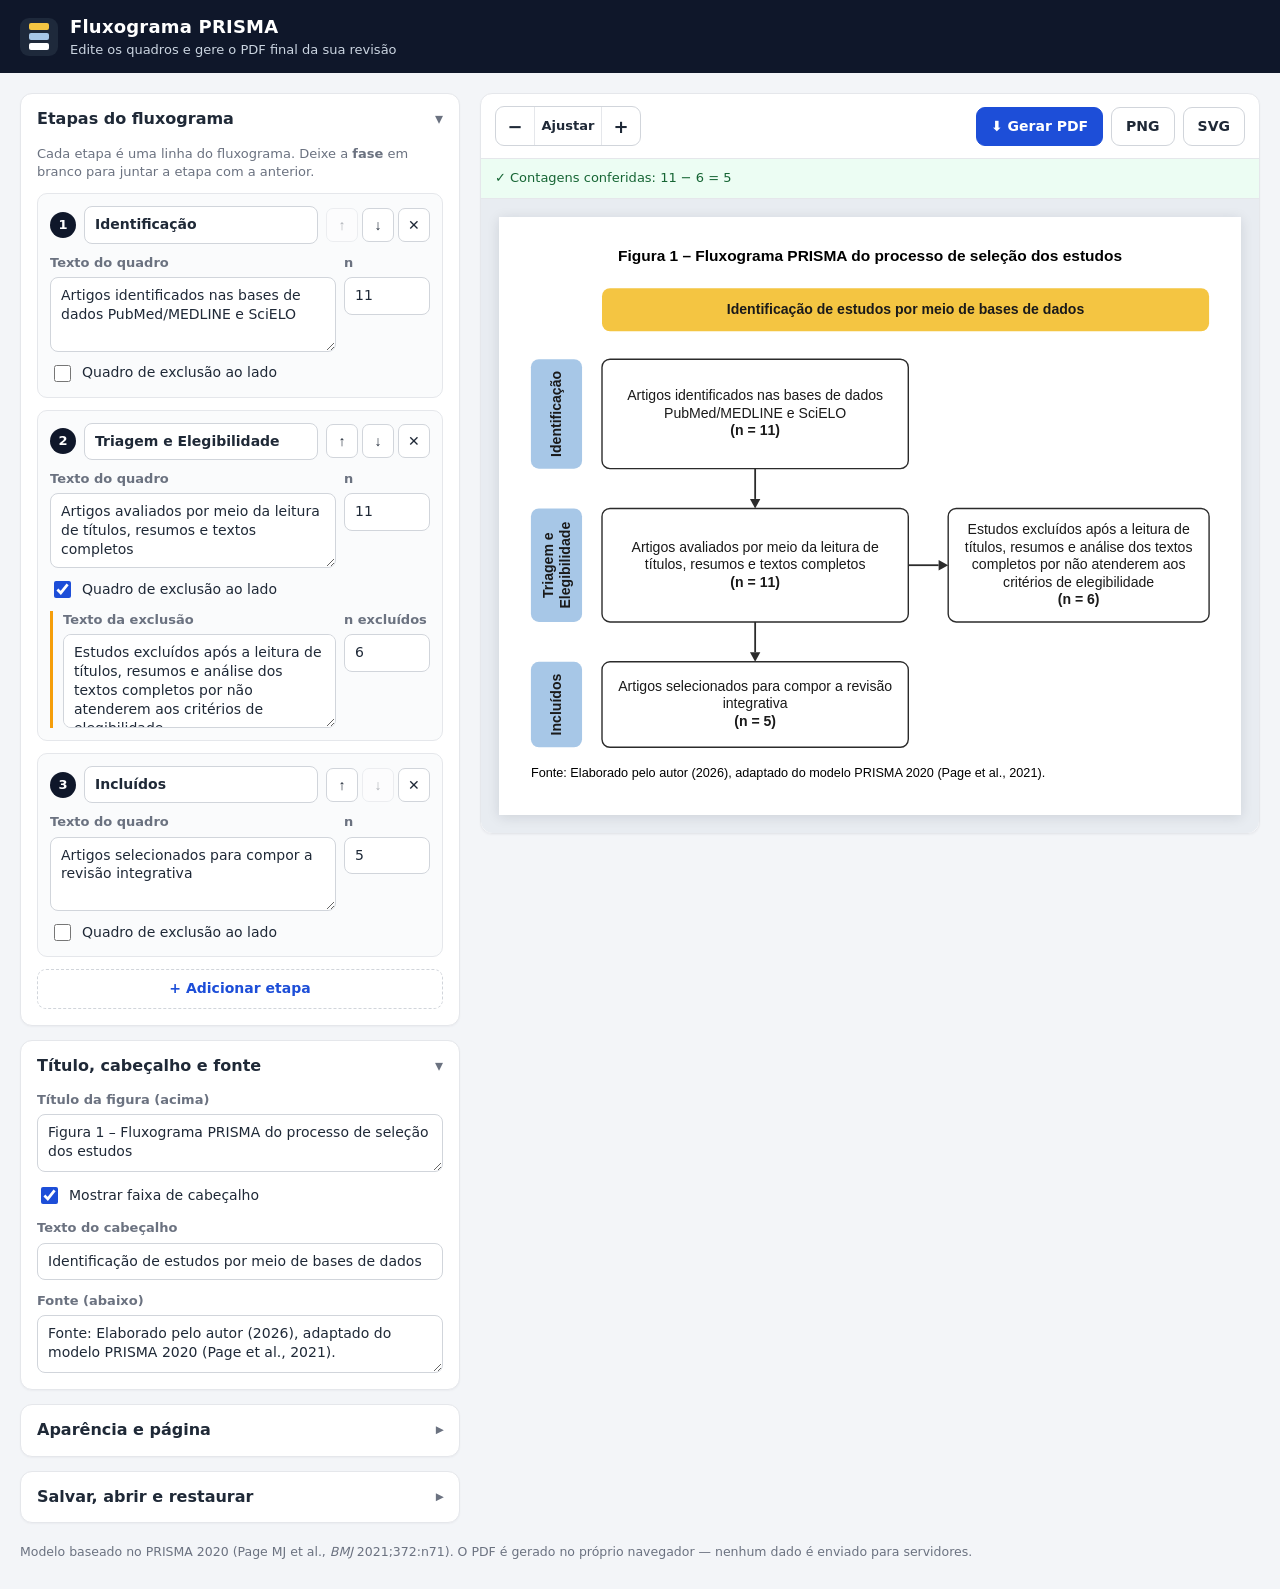
<file: fluxograma-prisma/index.html>
<!doctype html>
<html lang="pt-BR">
<head>
  <meta charset="utf-8">
  <meta name="viewport" content="width=device-width, initial-scale=1">
  <title>Fluxograma PRISMA — editor e gerador de PDF</title>
  <meta name="description" content="Editor online de fluxograma PRISMA 2020 para revisões sistemáticas e integrativas. Edite os quadros e baixe em PDF ou PNG.">
  <link rel="icon" href="data:image/svg+xml,%3Csvg xmlns='http://www.w3.org/2000/svg' viewBox='0 0 32 32'%3E%3Crect width='32' height='32' rx='7' fill='%230f172a'/%3E%3Crect x='9' y='5' width='14' height='6' rx='1.5' fill='%23F4C542'/%3E%3Crect x='9' y='13' width='14' height='6' rx='1.5' fill='%23A7C7E7'/%3E%3Crect x='9' y='21' width='14' height='6' rx='1.5' fill='%23ffffff'/%3E%3C/svg%3E">
  <link rel="stylesheet" href="style.css">
</head>
<body class="tab-preview">
  <header class="topbar">
    <div class="brand">
      <span class="logo" aria-hidden="true"><i></i><i></i><i></i></span>
      <div>
        <h1>Fluxograma PRISMA</h1>
        <p>Edite os quadros e gere o PDF final da sua revisão</p>
      </div>
    </div>
  </header>

  <main class="layout">
    <!-- PRÉVIA -->
    <section class="preview-col" aria-label="Prévia do fluxograma">
      <div class="card preview-card">
        <div class="preview-toolbar">
          <div class="zoom" role="group" aria-label="Zoom da prévia">
            <button type="button" class="zoom-btn" data-zoom="-1" aria-label="Diminuir zoom">−</button>
            <button type="button" class="zoom-label" id="zoom-label" data-zoom="0" title="Ajustar à tela">Ajustar</button>
            <button type="button" class="zoom-btn" data-zoom="1" aria-label="Aumentar zoom">+</button>
          </div>
          <div class="actions">
            <button id="btn-pdf" class="btn primary" type="button">⬇ Gerar PDF</button>
            <button id="btn-png" class="btn" type="button">PNG</button>
            <button id="btn-svg" class="btn" type="button">SVG</button>
          </div>
        </div>
        <div id="avisos" class="avisos" role="status" aria-live="polite"></div>
        <div id="preview" class="preview"></div>
      </div>
    </section>

    <!-- EDITOR -->
    <section class="editor-col" aria-label="Editor">
      <details class="card" open>
        <summary>Etapas do fluxograma</summary>
        <div class="card-body">
          <p class="hint">Cada etapa é uma linha do fluxograma. Deixe a <b>fase</b> em branco para juntar a etapa com a anterior.</p>
          <div id="etapas" class="etapas"></div>
          <button id="btn-add" class="btn add" type="button">+ Adicionar etapa</button>
        </div>
      </details>

      <details class="card" open>
        <summary>Título, cabeçalho e fonte</summary>
        <div class="card-body">
          <label class="field"><span>Título da figura (acima)</span>
            <textarea data-bind="titulo" rows="2" placeholder="Deixe em branco para não exibir"></textarea>
          </label>
          <label class="check"><input type="checkbox" data-bind="mostrarCabecalho"> Mostrar faixa de cabeçalho</label>
          <label class="field"><span>Texto do cabeçalho</span>
            <input type="text" data-bind="cabecalho">
          </label>
          <label class="field"><span>Fonte (abaixo)</span>
            <textarea data-bind="fonte" rows="2" placeholder="Deixe em branco para não exibir"></textarea>
          </label>
        </div>
      </details>

      <details class="card">
        <summary>Aparência e página</summary>
        <div class="card-body grid2">
          <label class="field"><span>Tema de cores</span>
            <select data-bind="tema" id="sel-tema"></select>
          </label>
          <label class="field"><span>Tamanho da fonte</span>
            <select data-bind="tamanhoFonte" data-num="1">
              <option value="8">8 pt</option>
              <option value="9">9 pt</option>
              <option value="10">10 pt</option>
              <option value="11">11 pt</option>
              <option value="12">12 pt</option>
            </select>
          </label>
          <label class="field"><span>Texto nos quadros</span>
            <select data-bind="alinhamento">
              <option value="centro">Centralizado</option>
              <option value="esquerda">À esquerda</option>
            </select>
          </label>
          <label class="field"><span>Página do PDF</span>
            <select data-bind="pagina">
              <option value="a4">A4 (retrato)</option>
              <option value="ajustado">Ajustada ao fluxograma</option>
            </select>
          </label>
          <label class="check"><input type="checkbox" data-bind="cantosArredondados"> Cantos arredondados</label>
          <label class="check"><input type="checkbox" data-bind="mostrarFases"> Rótulos das fases</label>
        </div>
      </details>

      <details class="card">
        <summary>Salvar, abrir e restaurar</summary>
        <div class="card-body">
          <p class="hint">As alterações ficam salvas automaticamente neste navegador. Para levar para outro computador, exporte o arquivo .json.</p>
          <div class="btn-row">
            <button id="btn-export" class="btn" type="button">Exportar .json</button>
            <button id="btn-import" class="btn" type="button">Abrir .json</button>
            <input id="file-import" type="file" accept=".json,application/json" hidden>
          </div>
          <button id="btn-reset" class="btn danger" type="button">Restaurar dados originais</button>
        </div>
      </details>
    </section>
  </main>

  <footer class="footer">
    Modelo baseado no PRISMA 2020 (Page MJ et al., <i>BMJ</i> 2021;372:n71). O PDF é gerado no próprio navegador — nenhum dado é enviado para servidores.
  </footer>

  <!-- Barra inferior (só aparece no celular) -->
  <nav class="mobile-bar" aria-label="Navegação">
    <button type="button" class="tab" data-tab="editor">
      <svg viewBox="0 0 24 24" aria-hidden="true"><path d="M4 20h4L19 9l-4-4L4 16v4z" fill="none" stroke="currentColor" stroke-width="2" stroke-linejoin="round"/><path d="M13.5 6.5l4 4" stroke="currentColor" stroke-width="2"/></svg>
      <span>Editar</span>
    </button>
    <button type="button" class="tab" data-tab="preview">
      <svg viewBox="0 0 24 24" aria-hidden="true"><path d="M2 12s3.6-7 10-7 10 7 10 7-3.6 7-10 7S2 12 2 12z" fill="none" stroke="currentColor" stroke-width="2"/><circle cx="12" cy="12" r="3" fill="none" stroke="currentColor" stroke-width="2"/></svg>
      <span>Prévia</span><i class="dot" hidden></i>
    </button>
    <button type="button" class="tab pdf" id="btn-pdf-mobile">
      <svg viewBox="0 0 24 24" aria-hidden="true"><path d="M12 4v11m0 0l-4.5-4.5M12 15l4.5-4.5M5 20h14" fill="none" stroke="currentColor" stroke-width="2.2" stroke-linecap="round" stroke-linejoin="round"/></svg>
      <span>PDF</span>
    </button>
  </nav>

  <div id="toast" class="toast" role="status" aria-live="polite"></div>

  <script src="lib/jspdf.umd.min.js"></script>
  <script src="prisma-core.js"></script>
  <script src="app.js"></script>
</body>
</html>
</file>
<file: fluxograma-prisma/style.css>
:root {
  --bg: #f3f5f8;
  --card: #ffffff;
  --text: #1f2937;
  --muted: #6b7280;
  --line: #e5e7eb;
  --accent: #1d4ed8;
  --accent-dark: #1e40af;
  --warn-bg: #fff7e6;
  --warn: #92400e;
  --ok-bg: #ecfdf3;
  --ok: #166534;
  --radius: 12px;
}

* { box-sizing: border-box; }

body {
  margin: 0;
  font-family: system-ui, -apple-system, "Segoe UI", Roboto, Arial, sans-serif;
  background: var(--bg);
  color: var(--text);
  line-height: 1.4;
}

/* Cabeçalho do site */
.topbar { background: #0f172a; color: #fff; padding: 14px 20px; }
.brand { display: flex; gap: 12px; align-items: center; max-width: 1400px; margin: 0 auto; }
.logo {
  width: 38px; height: 38px; border-radius: 9px; background: #1e293b;
  display: flex; flex-direction: column; justify-content: center; align-items: center; gap: 3px; flex: none;
}
.logo i { display: block; width: 20px; height: 7px; border-radius: 2px; }
.logo i:nth-child(1) { background: #F4C542; }
.logo i:nth-child(2) { background: #A7C7E7; }
.logo i:nth-child(3) { background: #fff; }
.brand h1 { font-size: 18px; margin: 0; letter-spacing: .2px; }
.brand p { margin: 2px 0 0; font-size: 13px; color: #cbd5e1; }

/* Layout */
.layout {
  display: grid;
  grid-template-columns: minmax(330px, 440px) 1fr;
  gap: 20px;
  max-width: 1400px;
  margin: 20px auto;
  padding: 0 20px;
  align-items: start;
}
.editor-col { order: 1; display: flex; flex-direction: column; gap: 14px; min-width: 0; }
.preview-col { order: 2; position: sticky; top: 16px; min-width: 0; }

.card {
  background: var(--card);
  border: 1px solid var(--line);
  border-radius: var(--radius);
  box-shadow: 0 1px 2px rgba(15, 23, 42, .04);
}
details.card > summary {
  cursor: pointer; padding: 14px 16px; font-weight: 650; list-style: none;
  display: flex; justify-content: space-between; align-items: center; user-select: none;
}
details.card > summary::-webkit-details-marker { display: none; }
details.card > summary::after { content: "▾"; color: var(--muted); transition: transform .15s; }
details.card:not([open]) > summary::after { transform: rotate(-90deg); }
.card-body { padding: 0 16px 16px; display: flex; flex-direction: column; gap: 12px; }
.card-body.grid2 { display: grid; grid-template-columns: 1fr 1fr; gap: 12px; }
.hint { margin: 0; font-size: 13px; color: var(--muted); }

/* Campos */
.field { display: flex; flex-direction: column; gap: 5px; font-size: 13px; min-width: 0; }
.field > span { color: var(--muted); font-weight: 600; }
input[type="text"], textarea, select {
  font: inherit; font-size: 14px; padding: 8px 10px;
  border: 1px solid #d1d5db; border-radius: 8px; background: #fff; color: inherit; width: 100%;
}
textarea { resize: vertical; min-height: 58px; line-height: 1.35; }
input:focus, textarea:focus, select:focus { outline: 2px solid #bfdbfe; border-color: var(--accent); }
.check { display: flex; gap: 8px; align-items: center; font-size: 14px; cursor: pointer; }
.check input { width: 17px; height: 17px; accent-color: var(--accent); }

/* Etapas */
.etapas { display: flex; flex-direction: column; gap: 12px; }
.etapa {
  border: 1px solid var(--line); border-radius: 10px; padding: 12px;
  display: flex; flex-direction: column; gap: 10px; background: #fafbfc;
}
.etapa-head { display: flex; gap: 8px; align-items: center; }
.etapa-num {
  flex: none; width: 26px; height: 26px; border-radius: 50%;
  background: #0f172a; color: #fff; display: grid; place-items: center; font-size: 13px; font-weight: 700;
}
.etapa-head input { font-weight: 600; }
.etapa-btns { display: flex; gap: 4px; flex: none; }
.etapa-btns button {
  width: 32px; height: 34px; border: 1px solid #d1d5db; background: #fff; border-radius: 7px;
  cursor: pointer; font-size: 14px; color: var(--text);
}
.etapa-btns button:hover:not(:disabled) { background: #f1f5f9; }
.etapa-btns button:disabled { opacity: .35; cursor: default; }
.etapa-btns button[data-act="del"]:hover { background: #fee2e2; border-color: #fca5a5; }
.row-n { display: grid; grid-template-columns: 1fr 86px; gap: 8px; align-items: start; }
.excl-fields { display: none; border-left: 3px solid #f59e0b; padding-left: 10px; }
.etapa.has-excl .excl-fields { display: block; }

/* Botões */
.btn {
  font: inherit; font-size: 14px; font-weight: 600; padding: 9px 14px; border-radius: 9px;
  border: 1px solid #d1d5db; background: #fff; color: var(--text); cursor: pointer;
  transition: background .12s, border-color .12s;
}
.btn:hover { background: #f1f5f9; }
.btn.primary { background: var(--accent); border-color: var(--accent); color: #fff; }
.btn.primary:hover { background: var(--accent-dark); }
.btn.add { border-style: dashed; color: var(--accent); }
.btn.danger { color: #b91c1c; }
.btn.danger:hover { background: #fef2f2; border-color: #fca5a5; }
.btn-row { display: flex; gap: 8px; flex-wrap: wrap; }

/* Prévia */
.preview-toolbar {
  display: flex; justify-content: space-between; align-items: center;
  padding: 12px 14px; border-bottom: 1px solid var(--line); gap: 10px; flex-wrap: wrap;
}
.actions { display: flex; gap: 8px; flex-wrap: wrap; }
.preview {
  padding: 18px; background: #e8ecf1; display: flex; justify-content: center;
  border-radius: 0 0 var(--radius) var(--radius);
}
.preview img {
  display: block; max-width: 100%; max-height: calc(100vh - 175px);
  width: auto; height: auto; background: #fff; box-shadow: 0 2px 12px rgba(15, 23, 42, .12);
}
.avisos:empty { display: none; }
.avisos { padding: 10px 14px; font-size: 13px; border-bottom: 1px solid var(--line); }
.avisos.warn { background: var(--warn-bg); color: var(--warn); }
.avisos.ok { background: var(--ok-bg); color: var(--ok); }
.avisos ul { margin: 4px 0 0; padding-left: 18px; }

.footer { max-width: 1400px; margin: 0 auto 28px; padding: 0 20px; font-size: 12.5px; color: var(--muted); }

.toast {
  position: fixed; left: 50%; bottom: 24px; transform: translateX(-50%) translateY(20px);
  background: #0f172a; color: #fff; padding: 10px 16px; border-radius: 10px; font-size: 14px;
  opacity: 0; pointer-events: none; transition: opacity .2s, transform .2s; z-index: 10;
}
.toast.show { opacity: 1; transform: translateX(-50%) translateY(0); }

/* Zoom da prévia */
.zoom { display: inline-flex; align-items: center; border: 1px solid #d1d5db; border-radius: 9px; overflow: hidden; background: #fff; }
.zoom button {
  font: inherit; border: 0; background: transparent; color: var(--text); cursor: pointer;
  min-width: 38px; height: 38px; font-size: 18px; font-weight: 600;
}
.zoom button:hover { background: #f1f5f9; }
.zoom .zoom-label { font-size: 13px; min-width: 68px; border-left: 1px solid var(--line); border-right: 1px solid var(--line); }
.preview.zoomed {
  display: block; overflow: auto; max-height: calc(100vh - 175px);
  -webkit-overflow-scrolling: touch; overscroll-behavior: contain;
}
.preview.zoomed img { max-width: none; max-height: none; margin: 0 auto; }

/* Barra inferior do celular */
.mobile-bar { display: none; }
.mobile-bar .tab {
  flex: 1; display: flex; flex-direction: column; align-items: center; justify-content: center; gap: 2px;
  min-height: 54px; border: 1px solid transparent; border-radius: 12px; background: transparent;
  font: inherit; font-size: 12.5px; font-weight: 600; color: var(--muted); cursor: pointer; position: relative;
  -webkit-tap-highlight-color: transparent;
}
.mobile-bar .tab svg { width: 22px; height: 22px; }
.mobile-bar .tab.active { background: #eef2ff; color: var(--accent-dark); border-color: #c7d2fe; }
.mobile-bar .tab.pdf { background: var(--accent); color: #fff; }
.mobile-bar .tab.pdf:active { background: var(--accent-dark); }
.mobile-bar .dot {
  position: absolute; top: 8px; right: calc(50% - 20px); width: 9px; height: 9px;
  border-radius: 50%; background: #f59e0b; border: 2px solid #fff;
}

/* Telas menores (celular, tablet, Chromebook com janela estreita) */
@media (max-width: 900px) {
  body { padding-bottom: calc(78px + env(safe-area-inset-bottom)); }
  .topbar { padding: 10px 14px; }
  .brand h1 { font-size: 16px; }
  .brand p { font-size: 12px; }
  .logo { width: 32px; height: 32px; }
  .logo i { width: 17px; height: 6px; }

  .layout { grid-template-columns: 1fr; padding: 0 10px; margin: 10px auto; gap: 12px; }
  .preview-col { order: 0; position: static; }
  .editor-col { order: 1; }

  /* uma aba por vez: Editar ou Prévia */
  body.tab-editor .preview-col { display: none; }
  body.tab-preview .editor-col { display: none; }

  .mobile-bar {
    display: flex; gap: 8px; position: fixed; left: 0; right: 0; bottom: 0; z-index: 20;
    background: rgba(255, 255, 255, .97); border-top: 1px solid var(--line);
    padding: 8px 10px calc(8px + env(safe-area-inset-bottom));
    box-shadow: 0 -4px 18px rgba(15, 23, 42, .08);
    backdrop-filter: blur(8px); -webkit-backdrop-filter: blur(8px);
  }
  .preview-toolbar #btn-pdf { display: none; }
  .preview-toolbar { padding: 10px; }
  .preview { padding: 10px; }
  .preview img { max-height: none; }
  .preview.zoomed { max-height: calc(100vh - 250px); max-height: calc(100dvh - 250px); }

  /* 16px evita o zoom automático do iPhone ao tocar nos campos */
  input[type="text"], textarea, select { font-size: 16px; padding: 10px 11px; }
  .card-body { padding: 0 12px 14px; }
  details.card > summary { padding: 14px 12px; min-height: 50px; }
  .etapa { padding: 10px; }
  .etapa-btns button { width: 40px; height: 42px; font-size: 16px; }
  .check { min-height: 40px; }
  .check input { width: 20px; height: 20px; }
  .btn { min-height: 42px; }
  .toast { bottom: calc(90px + env(safe-area-inset-bottom)); }
  .footer { padding: 0 12px; }
}
@media (max-width: 520px) {
  .card-body.grid2 { grid-template-columns: 1fr; }
  .row-n { grid-template-columns: 1fr 74px; }
  .etapa-head { flex-wrap: wrap; }
  .etapa-head input { flex: 1 1 150px; min-width: 0; }
  .btn-row .btn { flex: 1; }
}
</file>
